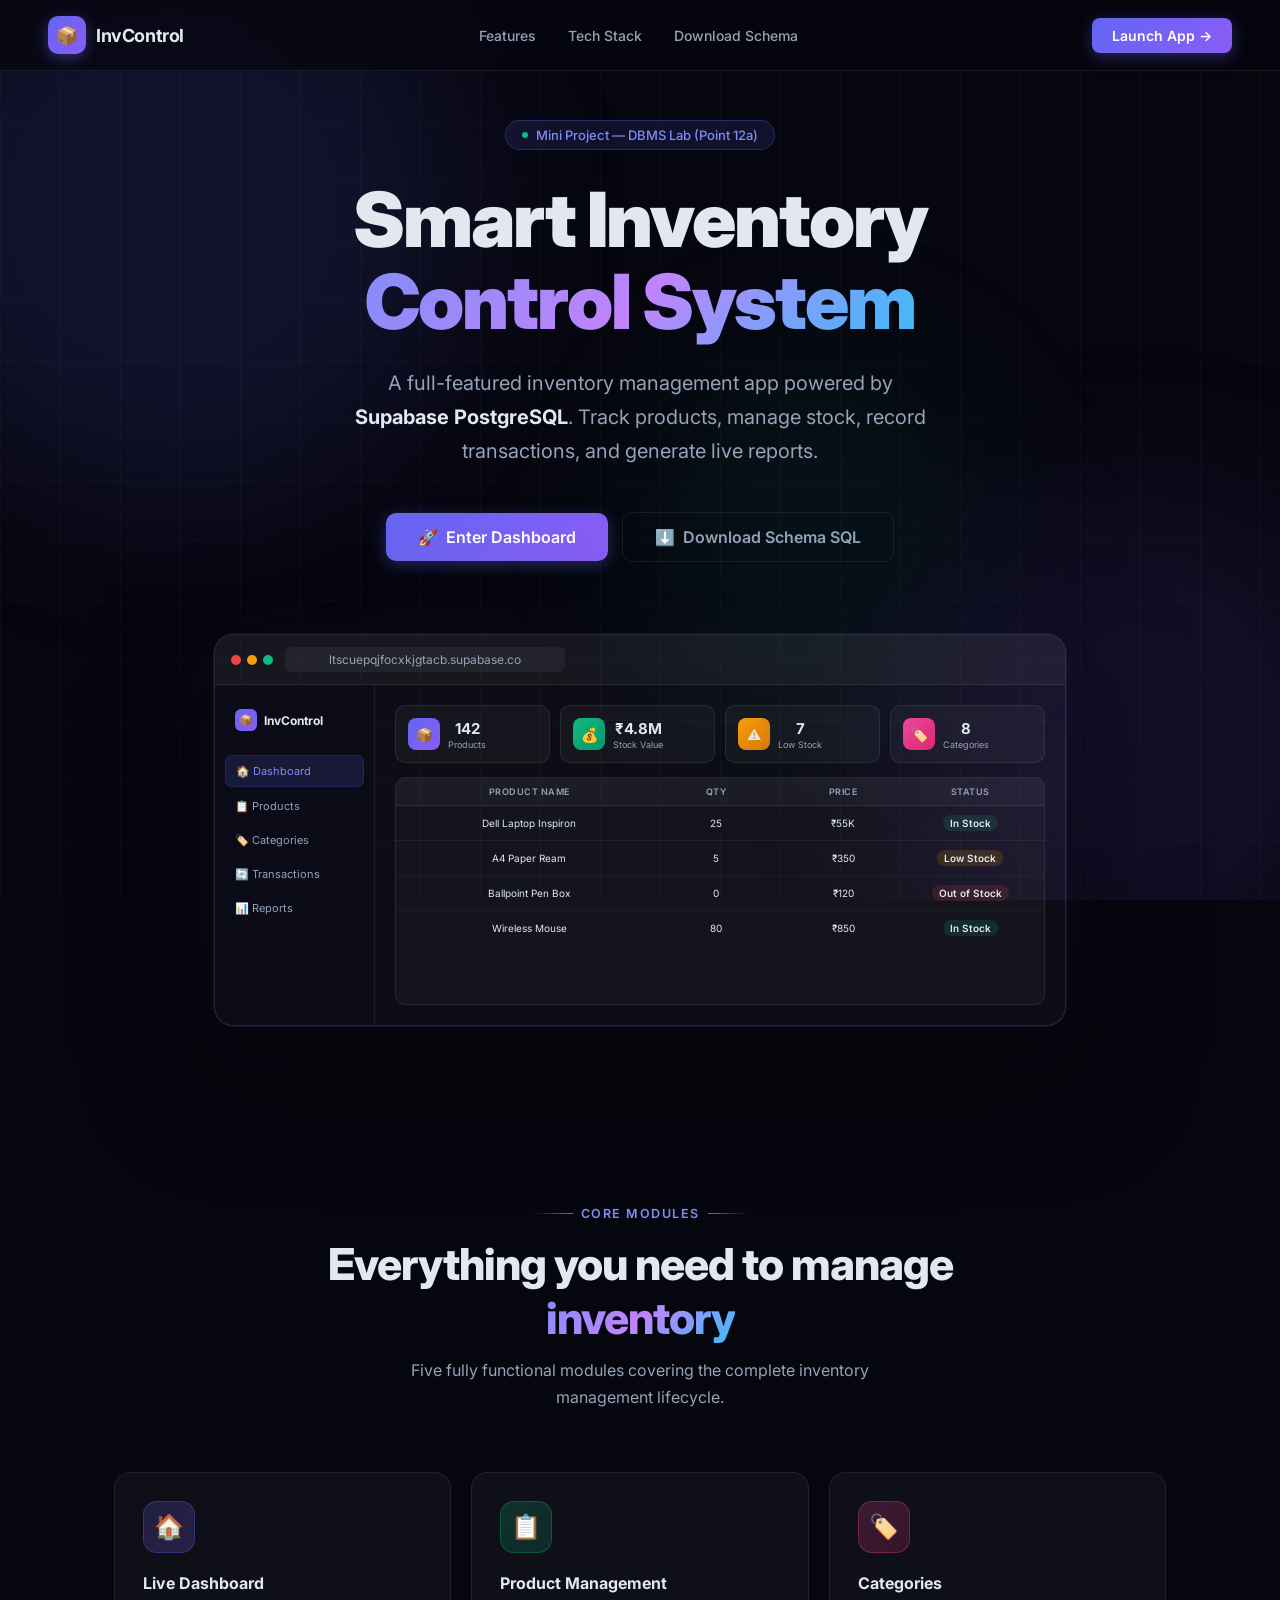
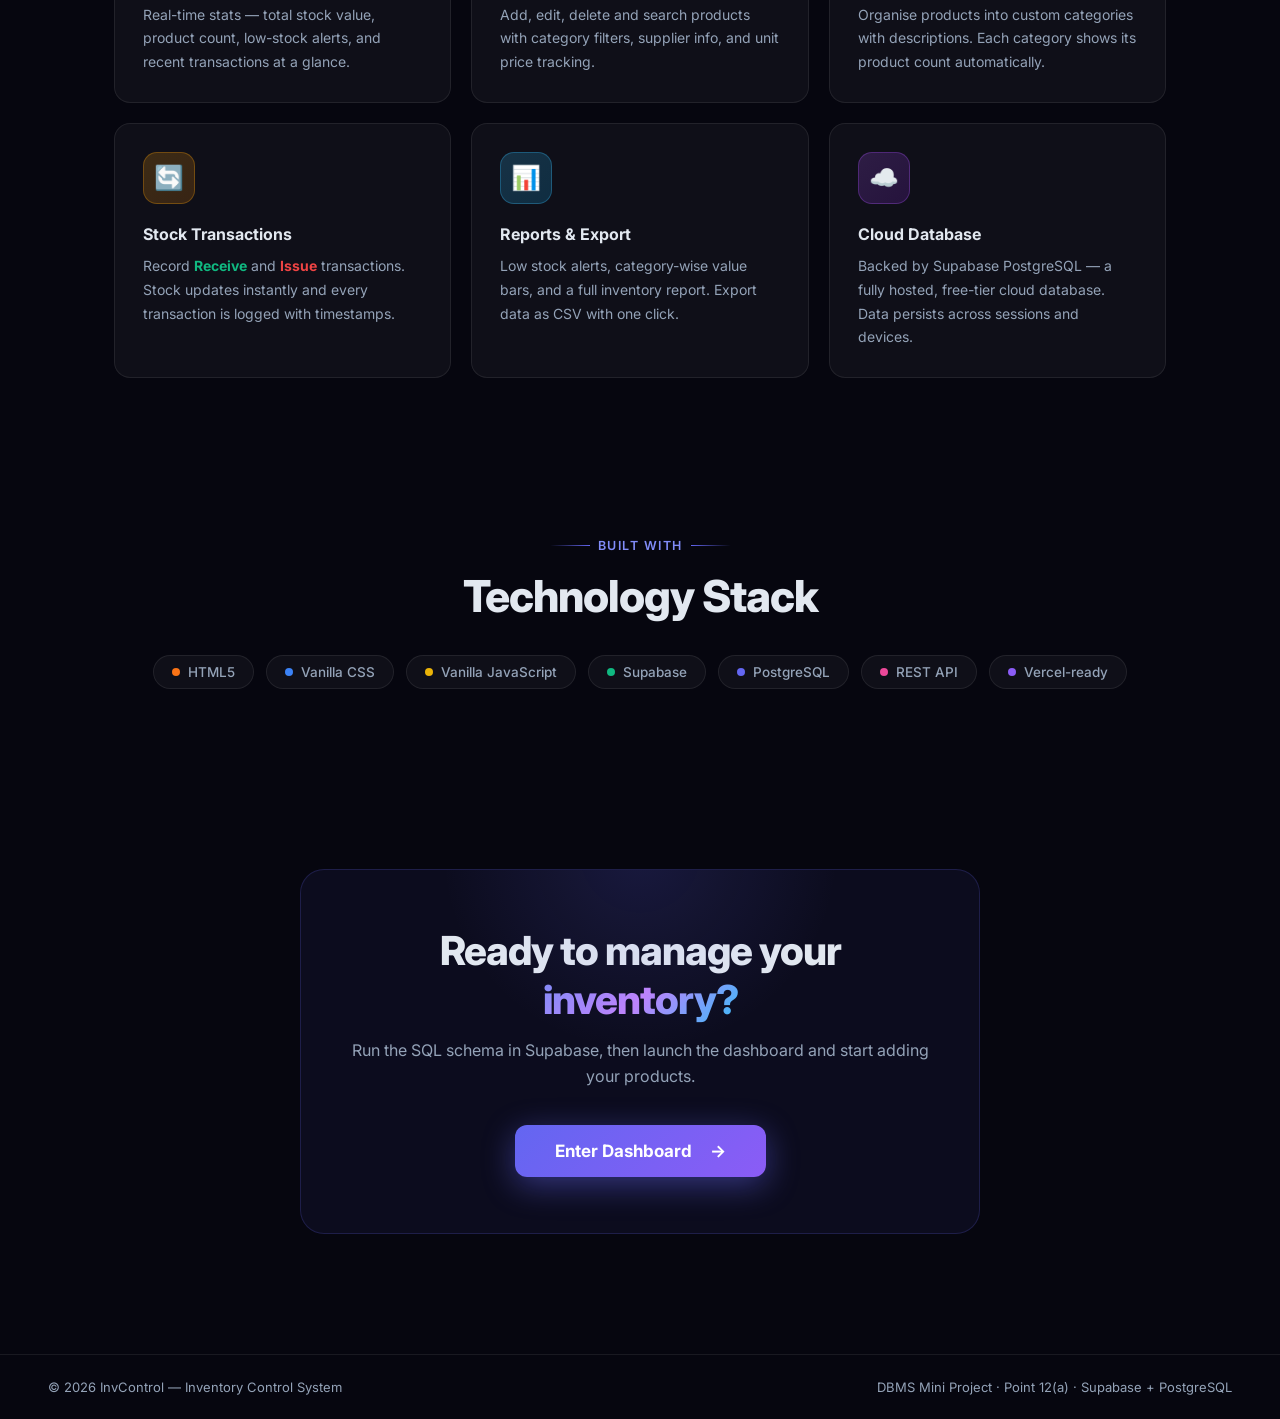
<file: landing.html>
<!DOCTYPE html>
<html lang="en">
<head>
  <meta charset="UTF-8" />
  <meta name="viewport" content="width=device-width, initial-scale=1.0" />
  <title>InvControl — Smart Inventory Management</title>
  <meta name="description" content="InvControl is a powerful inventory control system to manage products, stock, categories, and generate insightful reports — powered by Supabase PostgreSQL." />
  <link rel="preconnect" href="https://fonts.googleapis.com" />
  <link href="https://fonts.googleapis.com/css2?family=Inter:wght@300;400;500;600;700;800;900&display=swap" rel="stylesheet" />
  <style>
    /* ── Reset & Base ── */
    *, *::before, *::after { box-sizing: border-box; margin: 0; padding: 0; }
    html { scroll-behavior: smooth; }

    :root {
      --primary:       #6366f1;
      --primary-light: #818cf8;
      --secondary:     #8b5cf6;
      --success:       #10b981;
      --warning:       #f59e0b;
      --danger:        #ef4444;
      --bg:            #06060f;
      --card:          rgba(255,255,255,0.04);
      --border:        rgba(255,255,255,0.08);
      --text:          #e2e8f0;
      --muted:         #94a3b8;
    }

    body {
      font-family: 'Inter', sans-serif;
      background: var(--bg);
      color: var(--text);
      min-height: 100vh;
      overflow-x: hidden;
    }

    /* ── Animated mesh background ── */
    .bg-mesh {
      position: fixed;
      inset: 0;
      z-index: 0;
      pointer-events: none;
      overflow: hidden;
    }
    .orb {
      position: absolute;
      border-radius: 50%;
      filter: blur(80px);
      animation: drift 18s ease-in-out infinite;
    }
    .orb-1 { width: 600px; height: 600px; background: rgba(99,102,241,0.12); top: -10%; left: -10%; animation-delay: 0s; }
    .orb-2 { width: 500px; height: 500px; background: rgba(139,92,246,0.10); bottom: -10%; right: -8%;  animation-delay: -6s; }
    .orb-3 { width: 350px; height: 350px; background: rgba(16,185,129,0.07); top: 40%;   left: 50%;   animation-delay: -12s; }

    @keyframes drift {
      0%, 100% { transform: translate(0, 0) scale(1); }
      33%       { transform: translate(30px, -40px) scale(1.05); }
      66%       { transform: translate(-20px, 30px) scale(0.97); }
    }

    /* Grid overlay */
    .bg-grid {
      position: fixed;
      inset: 0;
      z-index: 0;
      background-image:
        linear-gradient(rgba(255,255,255,0.022) 1px, transparent 1px),
        linear-gradient(90deg, rgba(255,255,255,0.022) 1px, transparent 1px);
      background-size: 60px 60px;
      pointer-events: none;
    }

    /* ── NAVBAR ── */
    nav {
      position: fixed;
      top: 0; left: 0; right: 0;
      z-index: 100;
      display: flex;
      align-items: center;
      justify-content: space-between;
      padding: 16px 48px;
      background: rgba(6,6,15,0.7);
      backdrop-filter: blur(20px);
      border-bottom: 1px solid var(--border);
      transition: all 0.3s ease;
    }

    .nav-logo {
      display: flex;
      align-items: center;
      gap: 10px;
      text-decoration: none;
    }
    .nav-logo-icon {
      width: 38px; height: 38px;
      background: linear-gradient(135deg, #6366f1, #8b5cf6);
      border-radius: 10px;
      display: flex; align-items: center; justify-content: center;
      font-size: 18px;
      box-shadow: 0 4px 14px rgba(99,102,241,0.4);
    }
    .nav-logo-text { font-size: 18px; font-weight: 700; color: var(--text); letter-spacing: -0.4px; }

    .nav-links { display: flex; align-items: center; gap: 32px; }
    .nav-links a {
      font-size: 14px;
      font-weight: 500;
      color: var(--muted);
      text-decoration: none;
      transition: color 0.2s;
    }
    .nav-links a:hover { color: var(--text); }

    .nav-cta {
      display: flex;
      align-items: center;
      gap: 12px;
    }

    .btn {
      display: inline-flex;
      align-items: center;
      gap: 8px;
      padding: 9px 20px;
      border-radius: 8px;
      font-size: 14px;
      font-weight: 600;
      cursor: pointer;
      text-decoration: none;
      border: none;
      font-family: 'Inter', sans-serif;
      transition: all 0.2s cubic-bezier(0.4,0,0.2,1);
    }
    .btn-outline {
      background: transparent;
      border: 1px solid var(--border);
      color: var(--muted);
    }
    .btn-outline:hover { border-color: var(--primary); color: var(--primary-light); background: rgba(99,102,241,0.08); }

    .btn-primary {
      background: linear-gradient(135deg, var(--primary), var(--secondary));
      color: #fff;
      box-shadow: 0 4px 16px rgba(99,102,241,0.35);
    }
    .btn-primary:hover { transform: translateY(-2px); box-shadow: 0 8px 28px rgba(99,102,241,0.5); }

    .btn-lg {
      padding: 14px 32px;
      font-size: 16px;
      border-radius: 10px;
    }

    /* ── HERO ── */
    .hero {
      position: relative;
      z-index: 1;
      min-height: 100vh;
      display: flex;
      flex-direction: column;
      align-items: center;
      justify-content: center;
      text-align: center;
      padding: 120px 24px 80px;
    }

    .hero-badge {
      display: inline-flex;
      align-items: center;
      gap: 8px;
      background: rgba(99,102,241,0.12);
      border: 1px solid rgba(99,102,241,0.3);
      border-radius: 100px;
      padding: 6px 16px;
      font-size: 13px;
      font-weight: 500;
      color: var(--primary-light);
      margin-bottom: 28px;
      animation: fadeUp 0.6s ease both;
    }
    .badge-dot { width: 6px; height: 6px; border-radius: 50%; background: var(--success); animation: pulse-dot 2s infinite; }
    @keyframes pulse-dot { 0%,100% { opacity:1; } 50% { opacity:0.3; } }

    .hero-title {
      font-size: clamp(40px, 7vw, 76px);
      font-weight: 900;
      line-height: 1.08;
      letter-spacing: -2px;
      margin-bottom: 24px;
      animation: fadeUp 0.6s 0.1s ease both;
    }

    .gradient-text {
      background: linear-gradient(135deg, #818cf8, #c084fc, #38bdf8);
      -webkit-background-clip: text;
      -webkit-text-fill-color: transparent;
      background-clip: text;
    }

    .hero-subtitle {
      font-size: clamp(16px, 2.5vw, 20px);
      color: var(--muted);
      max-width: 580px;
      line-height: 1.7;
      margin-bottom: 44px;
      font-weight: 400;
      animation: fadeUp 0.6s 0.2s ease both;
    }

    .hero-actions {
      display: flex;
      align-items: center;
      gap: 14px;
      flex-wrap: wrap;
      justify-content: center;
      animation: fadeUp 0.6s 0.3s ease both;
    }

    @keyframes fadeUp {
      from { opacity: 0; transform: translateY(24px); }
      to   { opacity: 1; transform: translateY(0); }
    }

    /* ── HERO PREVIEW CARD ── */
    .hero-preview {
      position: relative;
      z-index: 1;
      margin: 72px auto 0;
      max-width: 900px;
      width: 100%;
      padding: 0 24px;
      animation: fadeUp 0.7s 0.4s ease both;
    }

    .preview-frame {
      background: rgba(255,255,255,0.03);
      border: 1px solid rgba(255,255,255,0.1);
      border-radius: 20px;
      overflow: hidden;
      box-shadow:
        0 0 0 1px rgba(99,102,241,0.15),
        0 40px 120px rgba(0,0,0,0.6),
        0 0 80px rgba(99,102,241,0.08);
    }

    .preview-bar {
      background: rgba(255,255,255,0.04);
      border-bottom: 1px solid var(--border);
      padding: 12px 16px;
      display: flex;
      align-items: center;
      gap: 12px;
    }
    .preview-dots { display: flex; gap: 6px; }
    .preview-dots span {
      width: 10px; height: 10px; border-radius: 50%;
    }
    .preview-dots span:nth-child(1) { background: #ef4444; }
    .preview-dots span:nth-child(2) { background: #f59e0b; }
    .preview-dots span:nth-child(3) { background: #10b981; }
    .preview-url {
      flex: 1;
      background: rgba(255,255,255,0.05);
      border-radius: 6px;
      padding: 5px 12px;
      font-size: 12px;
      color: var(--muted);
      max-width: 280px;
    }

    .preview-body {
      display: flex;
      min-height: 340px;
    }

    .preview-sidebar {
      width: 160px;
      background: rgba(10,10,24,0.8);
      border-right: 1px solid var(--border);
      padding: 16px 10px;
      display: flex;
      flex-direction: column;
      gap: 4px;
      flex-shrink: 0;
    }
    .preview-nav-item {
      padding: 8px 10px;
      border-radius: 7px;
      font-size: 11px;
      color: var(--muted);
      display: flex;
      align-items: center;
      gap: 7px;
    }
    .preview-nav-item.active {
      background: rgba(99,102,241,0.15);
      color: var(--primary-light);
      border: 1px solid rgba(99,102,241,0.2);
    }

    .preview-main {
      flex: 1;
      padding: 20px;
      display: flex;
      flex-direction: column;
      gap: 14px;
    }

    .preview-stats {
      display: grid;
      grid-template-columns: repeat(4, 1fr);
      gap: 10px;
    }
    .preview-stat {
      background: rgba(255,255,255,0.04);
      border: 1px solid var(--border);
      border-radius: 10px;
      padding: 12px;
      display: flex;
      align-items: center;
      gap: 8px;
    }
    .preview-stat-icon {
      width: 32px; height: 32px;
      border-radius: 8px;
      display: flex; align-items: center; justify-content: center;
      font-size: 14px;
      flex-shrink: 0;
    }
    .preview-stat-val { font-size: 15px; font-weight: 700; }
    .preview-stat-lbl { font-size: 9px; color: var(--muted); margin-top: 1px; }

    .preview-table {
      background: rgba(255,255,255,0.03);
      border: 1px solid var(--border);
      border-radius: 10px;
      overflow: hidden;
      flex: 1;
    }
    .preview-table-head {
      background: rgba(255,255,255,0.03);
      border-bottom: 1px solid var(--border);
      display: grid;
      grid-template-columns: 2fr 1fr 1fr 1fr;
      padding: 8px 14px;
      gap: 8px;
    }
    .preview-table-head span { font-size: 9px; color: var(--muted); text-transform: uppercase; letter-spacing: 0.5px; font-weight: 600; }
    .preview-table-row {
      display: grid;
      grid-template-columns: 2fr 1fr 1fr 1fr;
      padding: 9px 14px;
      gap: 8px;
      border-bottom: 1px solid rgba(255,255,255,0.03);
      align-items: center;
    }
    .preview-table-row:last-child { border-bottom: none; }
    .preview-table-row span { font-size: 10px; color: var(--text); }
    .preview-pill {
      display: inline-flex;
      padding: 2px 7px;
      border-radius: 20px;
      font-size: 8.5px;
      font-weight: 600;
    }
    .pill-green { background: rgba(16,185,129,0.15); color: #10b981; }
    .pill-yellow { background: rgba(245,158,11,0.15); color: #f59e0b; }
    .pill-red { background: rgba(239,68,68,0.15); color: #ef4444; }

    /* Shimmer animation on preview */
    .preview-frame::after {
      content: '';
      position: absolute;
      inset: 0;
      border-radius: 20px;
      background: linear-gradient(135deg, transparent 40%, rgba(99,102,241,0.04) 50%, transparent 60%);
      background-size: 300% 300%;
      animation: shimmer 4s ease infinite;
      pointer-events: none;
    }
    @keyframes shimmer {
      0%   { background-position: 200% 200%; }
      100% { background-position: -200% -200%; }
    }

    /* ── FEATURES ── */
    .features {
      position: relative; z-index: 1;
      padding: 100px 24px;
      max-width: 1100px;
      margin: 0 auto;
    }

    .section-label {
      display: flex;
      align-items: center;
      justify-content: center;
      gap: 8px;
      font-size: 12.5px;
      font-weight: 600;
      color: var(--primary-light);
      text-transform: uppercase;
      letter-spacing: 1.5px;
      margin-bottom: 16px;
    }
    .section-label::before, .section-label::after {
      content: '';
      width: 40px; height: 1px;
      background: linear-gradient(90deg, transparent, var(--primary));
    }
    .section-label::after { background: linear-gradient(90deg, var(--primary), transparent); }

    .section-title {
      font-size: clamp(28px, 4vw, 44px);
      font-weight: 800;
      text-align: center;
      letter-spacing: -1px;
      margin-bottom: 12px;
    }

    .section-sub {
      text-align: center;
      color: var(--muted);
      font-size: 16px;
      max-width: 500px;
      margin: 0 auto 60px;
      line-height: 1.7;
    }

    .features-grid {
      display: grid;
      grid-template-columns: repeat(3, 1fr);
      gap: 20px;
    }

    .feature-card {
      background: var(--card);
      border: 1px solid var(--border);
      border-radius: 16px;
      padding: 28px;
      transition: all 0.25s ease;
      position: relative;
      overflow: hidden;
    }
    .feature-card::before {
      content: '';
      position: absolute;
      top: 0; left: 0; right: 0;
      height: 1px;
      background: linear-gradient(90deg, transparent, rgba(99,102,241,0.4), transparent);
      opacity: 0;
      transition: opacity 0.3s;
    }
    .feature-card:hover {
      background: rgba(255,255,255,0.06);
      border-color: rgba(99,102,241,0.3);
      transform: translateY(-4px);
      box-shadow: 0 16px 48px rgba(0,0,0,0.3), 0 0 0 1px rgba(99,102,241,0.1);
    }
    .feature-card:hover::before { opacity: 1; }

    .feature-icon {
      width: 52px; height: 52px;
      border-radius: 14px;
      display: flex; align-items: center; justify-content: center;
      font-size: 24px;
      margin-bottom: 20px;
    }
    .feature-title { font-size: 16px; font-weight: 700; margin-bottom: 10px; }
    .feature-desc  { font-size: 14px; color: var(--muted); line-height: 1.7; }

    /* ── TECH STACK ── */
    .tech-section {
      position: relative; z-index: 1;
      padding: 60px 24px 100px;
      text-align: center;
    }

    .tech-pills {
      display: flex;
      align-items: center;
      justify-content: center;
      flex-wrap: wrap;
      gap: 12px;
      margin-top: 32px;
    }

    .tech-pill {
      display: flex;
      align-items: center;
      gap: 8px;
      background: var(--card);
      border: 1px solid var(--border);
      border-radius: 100px;
      padding: 8px 18px;
      font-size: 13.5px;
      font-weight: 500;
      color: var(--muted);
      transition: all 0.2s;
    }
    .tech-pill:hover { border-color: var(--primary); color: var(--text); }
    .tech-pill-dot { width: 8px; height: 8px; border-radius: 50%; }

    /* ── CTA SECTION ── */
    .cta-section {
      position: relative; z-index: 1;
      padding: 80px 24px 120px;
      text-align: center;
    }

    .cta-card {
      max-width: 680px;
      margin: 0 auto;
      background: rgba(99,102,241,0.07);
      border: 1px solid rgba(99,102,241,0.2);
      border-radius: 24px;
      padding: 56px 48px;
      position: relative;
      overflow: hidden;
    }
    .cta-card::before {
      content: '';
      position: absolute;
      top: -60%; left: 50%;
      transform: translateX(-50%);
      width: 400px; height: 400px;
      background: radial-gradient(circle, rgba(99,102,241,0.15) 0%, transparent 70%);
      pointer-events: none;
    }

    .cta-title {
      font-size: clamp(26px, 4vw, 40px);
      font-weight: 800;
      letter-spacing: -1px;
      margin-bottom: 14px;
    }
    .cta-sub { font-size: 16px; color: var(--muted); margin-bottom: 36px; line-height: 1.6; }

    .cta-btn {
      display: inline-flex;
      align-items: center;
      gap: 10px;
      background: linear-gradient(135deg, var(--primary), var(--secondary));
      color: #fff;
      font-size: 17px;
      font-weight: 700;
      padding: 16px 40px;
      border-radius: 12px;
      text-decoration: none;
      box-shadow: 0 8px 32px rgba(99,102,241,0.45);
      transition: all 0.25s cubic-bezier(0.4,0,0.2,1);
      font-family: 'Inter', sans-serif;
      border: none;
      cursor: pointer;
      position: relative;
      z-index: 1;
    }
    .cta-btn:hover {
      transform: translateY(-3px) scale(1.02);
      box-shadow: 0 16px 48px rgba(99,102,241,0.55);
    }
    .cta-btn .arrow {
      transition: transform 0.2s;
    }
    .cta-btn:hover .arrow { transform: translateX(4px); }

    /* ── FOOTER ── */
    footer {
      position: relative; z-index: 1;
      border-top: 1px solid var(--border);
      padding: 24px 48px;
      display: flex;
      align-items: center;
      justify-content: space-between;
      font-size: 13px;
      color: var(--muted);
    }

    /* ── SCROLL ANIMATION ── */
    .reveal {
      opacity: 0;
      transform: translateY(30px);
      transition: all 0.65s cubic-bezier(0.4,0,0.2,1);
    }
    .reveal.visible {
      opacity: 1;
      transform: translateY(0);
    }

    /* ── Responsive ── */
    @media (max-width: 900px) {
      nav { padding: 14px 20px; }
      .nav-links { display: none; }
      .features-grid { grid-template-columns: 1fr 1fr; }
      .preview-stats { grid-template-columns: repeat(2, 1fr); }
      .preview-sidebar { display: none; }
    }
    @media (max-width: 600px) {
      .features-grid { grid-template-columns: 1fr; }
      .preview-stats { grid-template-columns: 1fr 1fr; }
      .cta-card { padding: 36px 24px; }
      footer { flex-direction: column; gap: 8px; text-align: center; }
    }
  </style>
</head>
<body>

  
  <div class="bg-mesh">
    <div class="orb orb-1"></div>
    <div class="orb orb-2"></div>
    <div class="orb orb-3"></div>
  </div>
  <div class="bg-grid"></div>

  
  <nav id="navbar">
    <a href="#" class="nav-logo">
      <div class="nav-logo-icon">📦</div>
      <span class="nav-logo-text">InvControl</span>
    </a>
    <div class="nav-links">
      <a href="#features">Features</a>
      <a href="#tech">Tech Stack</a>
      <a href="schema.sql" download>Download Schema</a>
    </div>
    <div class="nav-cta">
      <a href="index.html" class="btn btn-primary" id="nav-enter-btn">Launch App →</a>
    </div>
  </nav>

  
  <section class="hero">
    <div class="hero-badge">
      <span class="badge-dot"></span>
      Mini Project — DBMS Lab (Point 12a)
    </div>

    <h1 class="hero-title">
      Smart Inventory<br />
      <span class="gradient-text">Control System</span>
    </h1>

    <p class="hero-subtitle">
      A full-featured inventory management app powered by
      <strong style="color:var(--text)">Supabase PostgreSQL</strong>.
      Track products, manage stock, record transactions, and generate live reports.
    </p>

    <div class="hero-actions">
      <a href="index.html" class="btn btn-primary btn-lg" id="hero-enter-btn">
        🚀 &nbsp;Enter Dashboard
      </a>
      <a href="schema.sql" download class="btn btn-outline btn-lg">
        ⬇️ &nbsp;Download Schema SQL
      </a>
    </div>

    
    <div class="hero-preview">
      <div class="preview-frame" style="position:relative">
        <div class="preview-bar">
          <div class="preview-dots">
            <span></span><span></span><span></span>
          </div>
          <div class="preview-url">ltscuepqjfocxkjgtacb.supabase.co</div>
        </div>
        <div class="preview-body">
          
          <div class="preview-sidebar">
            <div style="display:flex;align-items:center;gap:7px;padding:8px 10px;margin-bottom:12px;">
              <div style="width:22px;height:22px;background:linear-gradient(135deg,#6366f1,#8b5cf6);border-radius:6px;font-size:11px;display:flex;align-items:center;justify-content:center;">📦</div>
              <span style="font-size:12px;font-weight:700">InvControl</span>
            </div>
            <div class="preview-nav-item active">🏠 Dashboard</div>
            <div class="preview-nav-item">📋 Products</div>
            <div class="preview-nav-item">🏷️ Categories</div>
            <div class="preview-nav-item">🔄 Transactions</div>
            <div class="preview-nav-item">📊 Reports</div>
          </div>

          
          <div class="preview-main">
            <div class="preview-stats">
              <div class="preview-stat">
                <div class="preview-stat-icon" style="background:linear-gradient(135deg,#6366f1,#8b5cf6)">📦</div>
                <div>
                  <div class="preview-stat-val">142</div>
                  <div class="preview-stat-lbl">Products</div>
                </div>
              </div>
              <div class="preview-stat">
                <div class="preview-stat-icon" style="background:linear-gradient(135deg,#10b981,#059669)">💰</div>
                <div>
                  <div class="preview-stat-val">₹4.8M</div>
                  <div class="preview-stat-lbl">Stock Value</div>
                </div>
              </div>
              <div class="preview-stat">
                <div class="preview-stat-icon" style="background:linear-gradient(135deg,#f59e0b,#d97706)">⚠️</div>
                <div>
                  <div class="preview-stat-val">7</div>
                  <div class="preview-stat-lbl">Low Stock</div>
                </div>
              </div>
              <div class="preview-stat">
                <div class="preview-stat-icon" style="background:linear-gradient(135deg,#ec4899,#db2777)">🏷️</div>
                <div>
                  <div class="preview-stat-val">8</div>
                  <div class="preview-stat-lbl">Categories</div>
                </div>
              </div>
            </div>

            <div class="preview-table">
              <div class="preview-table-head">
                <span>Product Name</span>
                <span>Qty</span>
                <span>Price</span>
                <span>Status</span>
              </div>
              <div class="preview-table-row">
                <span>Dell Laptop Inspiron</span>
                <span>25</span>
                <span>₹55K</span>
                <span><span class="preview-pill pill-green">In Stock</span></span>
              </div>
              <div class="preview-table-row">
                <span>A4 Paper Ream</span>
                <span>5</span>
                <span>₹350</span>
                <span><span class="preview-pill pill-yellow">Low Stock</span></span>
              </div>
              <div class="preview-table-row">
                <span>Ballpoint Pen Box</span>
                <span>0</span>
                <span>₹120</span>
                <span><span class="preview-pill pill-red">Out of Stock</span></span>
              </div>
              <div class="preview-table-row">
                <span>Wireless Mouse</span>
                <span>80</span>
                <span>₹850</span>
                <span><span class="preview-pill pill-green">In Stock</span></span>
              </div>
            </div>
          </div>
        </div>
      </div>
    </div>
  </section>

  
  <section class="features" id="features">
    <div class="section-label">Core Modules</div>
    <h2 class="section-title">Everything you need to manage <br /><span class="gradient-text">inventory</span></h2>
    <p class="section-sub">Five fully functional modules covering the complete inventory management lifecycle.</p>

    <div class="features-grid">
      <div class="feature-card reveal">
        <div class="feature-icon" style="background:linear-gradient(135deg,rgba(99,102,241,0.2),rgba(139,92,246,0.2));border:1px solid rgba(99,102,241,0.3)">🏠</div>
        <div class="feature-title">Live Dashboard</div>
        <div class="feature-desc">Real-time stats — total stock value, product count, low-stock alerts, and recent transactions at a glance.</div>
      </div>
      <div class="feature-card reveal" style="transition-delay:0.07s">
        <div class="feature-icon" style="background:linear-gradient(135deg,rgba(16,185,129,0.2),rgba(5,150,105,0.2));border:1px solid rgba(16,185,129,0.3)">📋</div>
        <div class="feature-title">Product Management</div>
        <div class="feature-desc">Add, edit, delete and search products with category filters, supplier info, and unit price tracking.</div>
      </div>
      <div class="feature-card reveal" style="transition-delay:0.14s">
        <div class="feature-icon" style="background:linear-gradient(135deg,rgba(236,72,153,0.2),rgba(219,39,119,0.2));border:1px solid rgba(236,72,153,0.3)">🏷️</div>
        <div class="feature-title">Categories</div>
        <div class="feature-desc">Organise products into custom categories with descriptions. Each category shows its product count automatically.</div>
      </div>
      <div class="feature-card reveal" style="transition-delay:0.21s">
        <div class="feature-icon" style="background:linear-gradient(135deg,rgba(245,158,11,0.2),rgba(217,119,6,0.2));border:1px solid rgba(245,158,11,0.3)">🔄</div>
        <div class="feature-title">Stock Transactions</div>
        <div class="feature-desc">Record <strong style="color:var(--success)">Receive</strong> and <strong style="color:var(--danger)">Issue</strong> transactions. Stock updates instantly and every transaction is logged with timestamps.</div>
      </div>
      <div class="feature-card reveal" style="transition-delay:0.28s">
        <div class="feature-icon" style="background:linear-gradient(135deg,rgba(56,189,248,0.2),rgba(14,165,233,0.2));border:1px solid rgba(56,189,248,0.3)">📊</div>
        <div class="feature-title">Reports & Export</div>
        <div class="feature-desc">Low stock alerts, category-wise value bars, and a full inventory report. Export data as CSV with one click.</div>
      </div>
      <div class="feature-card reveal" style="transition-delay:0.35s">
        <div class="feature-icon" style="background:linear-gradient(135deg,rgba(168,85,247,0.2),rgba(126,34,206,0.2));border:1px solid rgba(168,85,247,0.3)">☁️</div>
        <div class="feature-title">Cloud Database</div>
        <div class="feature-desc">Backed by Supabase PostgreSQL — a fully hosted, free-tier cloud database. Data persists across sessions and devices.</div>
      </div>
    </div>
  </section>

  
  <section class="tech-section" id="tech">
    <div class="section-label">Built With</div>
    <h2 class="section-title">Technology Stack</h2>
    <div class="tech-pills reveal">
      <div class="tech-pill"><span class="tech-pill-dot" style="background:#f97316"></span> HTML5</div>
      <div class="tech-pill"><span class="tech-pill-dot" style="background:#3b82f6"></span> Vanilla CSS</div>
      <div class="tech-pill"><span class="tech-pill-dot" style="background:#eab308"></span> Vanilla JavaScript</div>
      <div class="tech-pill"><span class="tech-pill-dot" style="background:#10b981"></span> Supabase</div>
      <div class="tech-pill"><span class="tech-pill-dot" style="background:#6366f1"></span> PostgreSQL</div>
      <div class="tech-pill"><span class="tech-pill-dot" style="background:#ec4899"></span> REST API</div>
      <div class="tech-pill"><span class="tech-pill-dot" style="background:#8b5cf6"></span> Vercel-ready</div>
    </div>
  </section>

  
  <section class="cta-section">
    <div class="cta-card reveal">
      <h2 class="cta-title">Ready to manage your<br /><span class="gradient-text">inventory?</span></h2>
      <p class="cta-sub">Run the SQL schema in Supabase, then launch the dashboard and start adding your products.</p>
      <a href="index.html" class="cta-btn" id="cta-enter-btn">
        Enter Dashboard &nbsp;<span class="arrow">→</span>
      </a>
    </div>
  </section>

  
  <footer>
    <span>© 2026 InvControl — Inventory Control System</span>
    <span>DBMS Mini Project · Point 12(a) · Supabase + PostgreSQL</span>
  </footer>

  <script>

    const reveals = document.querySelectorAll('.reveal');
    const observer = new IntersectionObserver(entries => {
      entries.forEach(e => {
        if (e.isIntersecting) {
          e.target.classList.add('visible');
          observer.unobserve(e.target);
        }
      });
    }, { threshold: 0.1 });
    reveals.forEach(el => observer.observe(el));

    window.addEventListener('scroll', () => {
      const nav = document.getElementById('navbar');
      nav.style.background = window.scrollY > 40
        ? 'rgba(6,6,15,0.95)'
        : 'rgba(6,6,15,0.7)';
    });
  </script>
</body>
</html>
</file>
